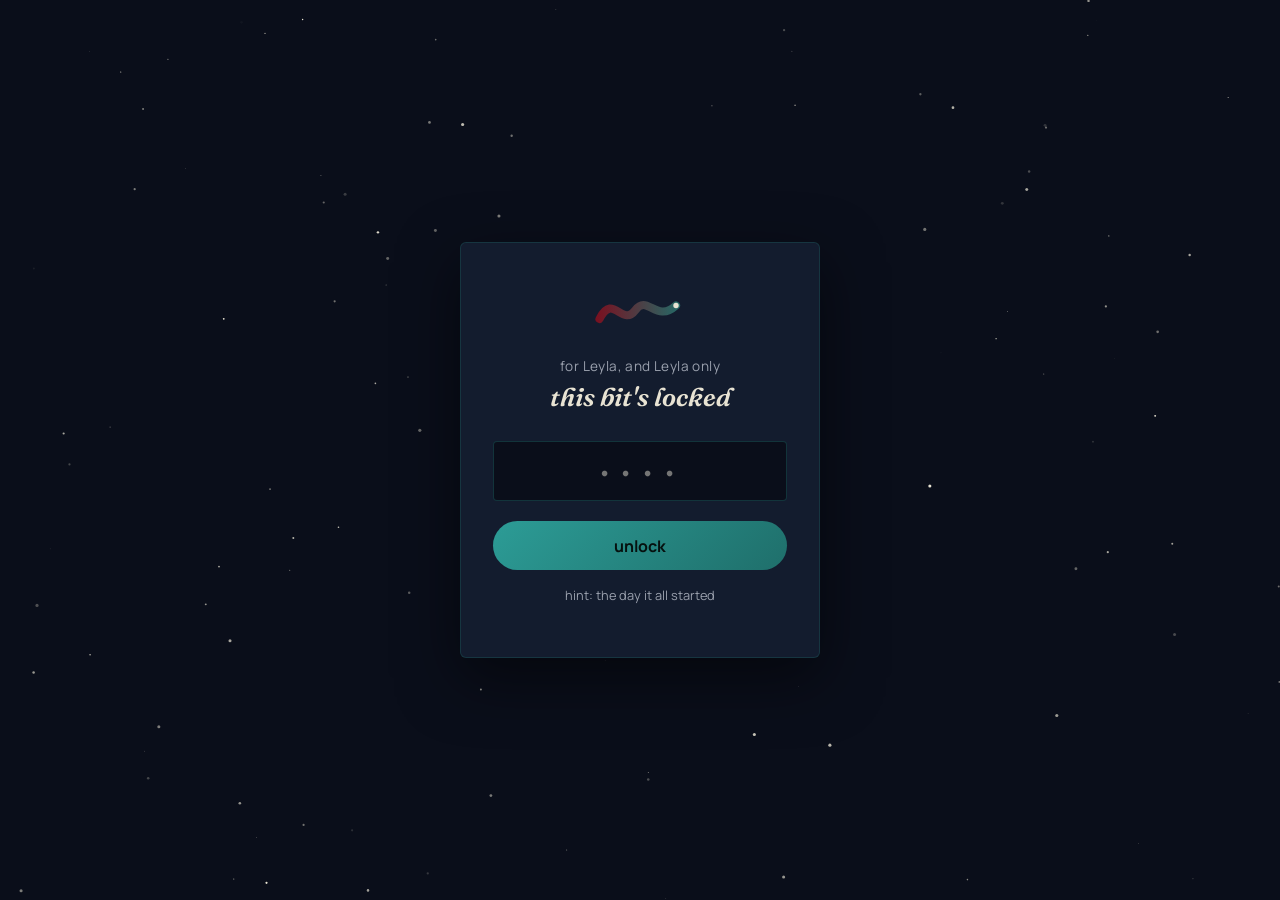
<file: index.html>
<!DOCTYPE html>
<html lang="en">
<head>
<meta charset="UTF-8">
<meta name="viewport" content="width=device-width, initial-scale=1.0">
<title>for Leyla</title>
<link rel="preconnect" href="https://fonts.googleapis.com">
<link rel="preconnect" href="https://fonts.gstatic.com" crossorigin>
<link href="https://fonts.googleapis.com/css2?family=Fraunces:ital,opsz,wght@0,9..144,400;0,9..144,500;0,9..144,600;1,9..144,500&family=Manrope:wght@400;500;600;700&display=swap" rel="stylesheet">
<style>
  :root {
    --bg: #0a0e1a;
    --panel: #131c2e;
    --red: #7a0f1f;
    --red-bright: #a3182b;
    --teal: #1f6f6b;
    --teal-bright: #2c9c96;
    --cream: #e8e3d3;
    --cream-dim: #9aa0ad;
    --font-display: "Fraunces", serif;
    --font-body: "Manrope", sans-serif;
  }

  * { box-sizing: border-box; }

  body {
    margin: 0;
    background: var(--bg);
    color: var(--cream);
    font-family: var(--font-body);
    min-height: 100vh;
    display: flex;
    align-items: center;
    justify-content: center;
    overflow: hidden;
  }

  #sky {
    position: fixed;
    inset: 0;
    width: 100%;
    height: 100%;
    z-index: 0;
  }

  .lock {
    position: relative;
    z-index: 1;
    width: min(360px, 88vw);
    text-align: center;
    padding: 2.5rem 2rem;
    background: var(--panel);
    border: 1px solid rgba(31, 111, 107, 0.3);
    border-radius: 6px;
    box-shadow: 0 20px 60px rgba(0,0,0,0.5);
  }

  .lock__snake {
    width: 90px;
    margin: 0 auto 1.25rem;
    display: block;
  }

  .lock__eyebrow {
    margin: 0 0 0.4rem;
    font-size: 0.85rem;
    color: var(--cream-dim);
    letter-spacing: 0.03em;
  }

  .lock__title {
    font-family: var(--font-display);
    font-weight: 600;
    font-style: italic;
    font-size: 1.6rem;
    margin: 0 0 1.75rem;
  }

  .lock__input {
    width: 100%;
    background: var(--bg);
    border: 1px solid rgba(31, 111, 107, 0.4);
    border-radius: 4px;
    color: var(--cream);
    font-family: var(--font-display);
    font-size: 1.6rem;
    letter-spacing: 0.5em;
    text-align: center;
    padding: 0.8rem 0.5rem 0.8rem 0.9rem;
    outline: none;
    transition: border-color 0.2s ease;
  }

  .lock__input:focus {
    border-color: var(--teal-bright);
  }

  .lock.error .lock__input {
    border-color: var(--red-bright);
    animation: shake 0.4s ease-in-out;
  }

  @keyframes shake {
    0%, 100% { transform: translateX(0); }
    20% { transform: translateX(-8px); }
    40% { transform: translateX(8px); }
    60% { transform: translateX(-6px); }
    80% { transform: translateX(6px); }
  }

  .lock__btn {
    margin-top: 1.25rem;
    width: 100%;
    background: linear-gradient(135deg, var(--teal-bright), var(--teal));
    border: none;
    color: #06110f;
    font-family: var(--font-body);
    font-weight: 700;
    font-size: 1rem;
    padding: 0.85rem;
    border-radius: 999px;
    cursor: pointer;
    transition: transform 0.15s ease;
  }

  .lock__btn:active { transform: scale(0.97); }

  .lock__hint {
    margin-top: 1rem;
    font-size: 0.8rem;
    color: var(--cream-dim);
    min-height: 1.2em;
  }

  .lock__hint.error { color: var(--red-bright); }

  @media (prefers-reduced-motion: reduce) {
    .lock.error .lock__input { animation: none; }
  }
</style>
</head>
<body>

  <canvas id="sky"></canvas>

  <div class="lock" id="lock">
    <svg class="lock__snake" viewBox="0 0 100 60" fill="none" xmlns="http://www.w3.org/2000/svg" aria-hidden="true">
      <path d="M5,40 C20,10 30,50 45,30 C58,12 68,45 90,25"
        stroke="url(#lockScaleGradient)" stroke-width="9" stroke-linecap="round" />
      <circle cx="90" cy="25" r="3" fill="#e8e3d3"/>
      <defs>
        <linearGradient id="lockScaleGradient" x1="0" y1="0" x2="100" y2="0" gradientUnits="userSpaceOnUse">
          <stop offset="0" stop-color="#7a0f1f"/>
          <stop offset="1" stop-color="#1f6f6b"/>
        </linearGradient>
      </defs>
    </svg>

    <p class="lock__eyebrow">for Leyla, and Leyla only</p>
    <h1 class="lock__title">this bit's locked</h1>

    <form id="lockForm" autocomplete="off">
      <input
        type="text"
        inputmode="numeric"
        pattern="[0-9]*"
        maxlength="4"
        class="lock__input"
        id="lockInput"
        placeholder="••••"
        aria-label="Enter the password"
      >
      <button type="submit" class="lock__btn">unlock</button>
    </form>
    <p class="lock__hint" id="lockHint">hint: the day it all started</p>
  </div>

  <script>
    // ============ NIGHT SKY ============
    (function initSky() {
      const canvas = document.getElementById('sky');
      const ctx = canvas.getContext('2d');
      let stars = [];
      let w, h;

      function resize() {
        w = canvas.width = window.innerWidth;
        h = canvas.height = window.innerHeight;
        const count = Math.floor((w * h) / 9000);
        stars = Array.from({ length: count }, () => ({
          x: Math.random() * w,
          y: Math.random() * h,
          r: Math.random() * 1.3 + 0.3,
          baseAlpha: Math.random() * 0.5 + 0.3,
          phase: Math.random() * Math.PI * 2,
          speed: Math.random() * 0.4 + 0.15,
        }));
      }

      const prefersReducedMotion = window.matchMedia('(prefers-reduced-motion: reduce)').matches;

      function draw(t) {
        ctx.clearRect(0, 0, w, h);
        for (const s of stars) {
          const twinkle = prefersReducedMotion ? 0 : Math.sin(t * 0.001 * s.speed + s.phase) * 0.35;
          const alpha = Math.max(0, Math.min(1, s.baseAlpha + twinkle));
          ctx.beginPath();
          ctx.fillStyle = `rgba(232, 227, 211, ${alpha})`;
          ctx.arc(s.x, s.y, s.r, 0, Math.PI * 2);
          ctx.fill();
        }
        if (!prefersReducedMotion) requestAnimationFrame(draw);
      }

      window.addEventListener('resize', resize);
      resize();
      requestAnimationFrame(draw);
    })();

    // ============ LOCK ============
    const CORRECT = '2108';
    const lock = document.getElementById('lock');
    const form = document.getElementById('lockForm');
    const input = document.getElementById('lockInput');
    const hint = document.getElementById('lockHint');

    // If she's already unlocked this session, skip straight through
    if (sessionStorage.getItem('leylaSiteUnlocked') === 'true') {
      window.location.href = 'home.html';
    }

    form.addEventListener('submit', (e) => {
      e.preventDefault();
      if (input.value.trim() === CORRECT) {
        sessionStorage.setItem('leylaSiteUnlocked', 'true');
        hint.textContent = 'that\u2019s the one \u2014 come in';
        hint.classList.remove('error');
        lock.classList.remove('error');
        setTimeout(() => { window.location.href = 'home.html'; }, 450);
      } else {
        lock.classList.remove('error');
        void lock.offsetWidth;
        lock.classList.add('error');
        hint.textContent = 'not quite \u2014 try again';
        hint.classList.add('error');
        input.value = '';
        input.focus();
      }
    });
  </script>
</body>
</html>
</file>
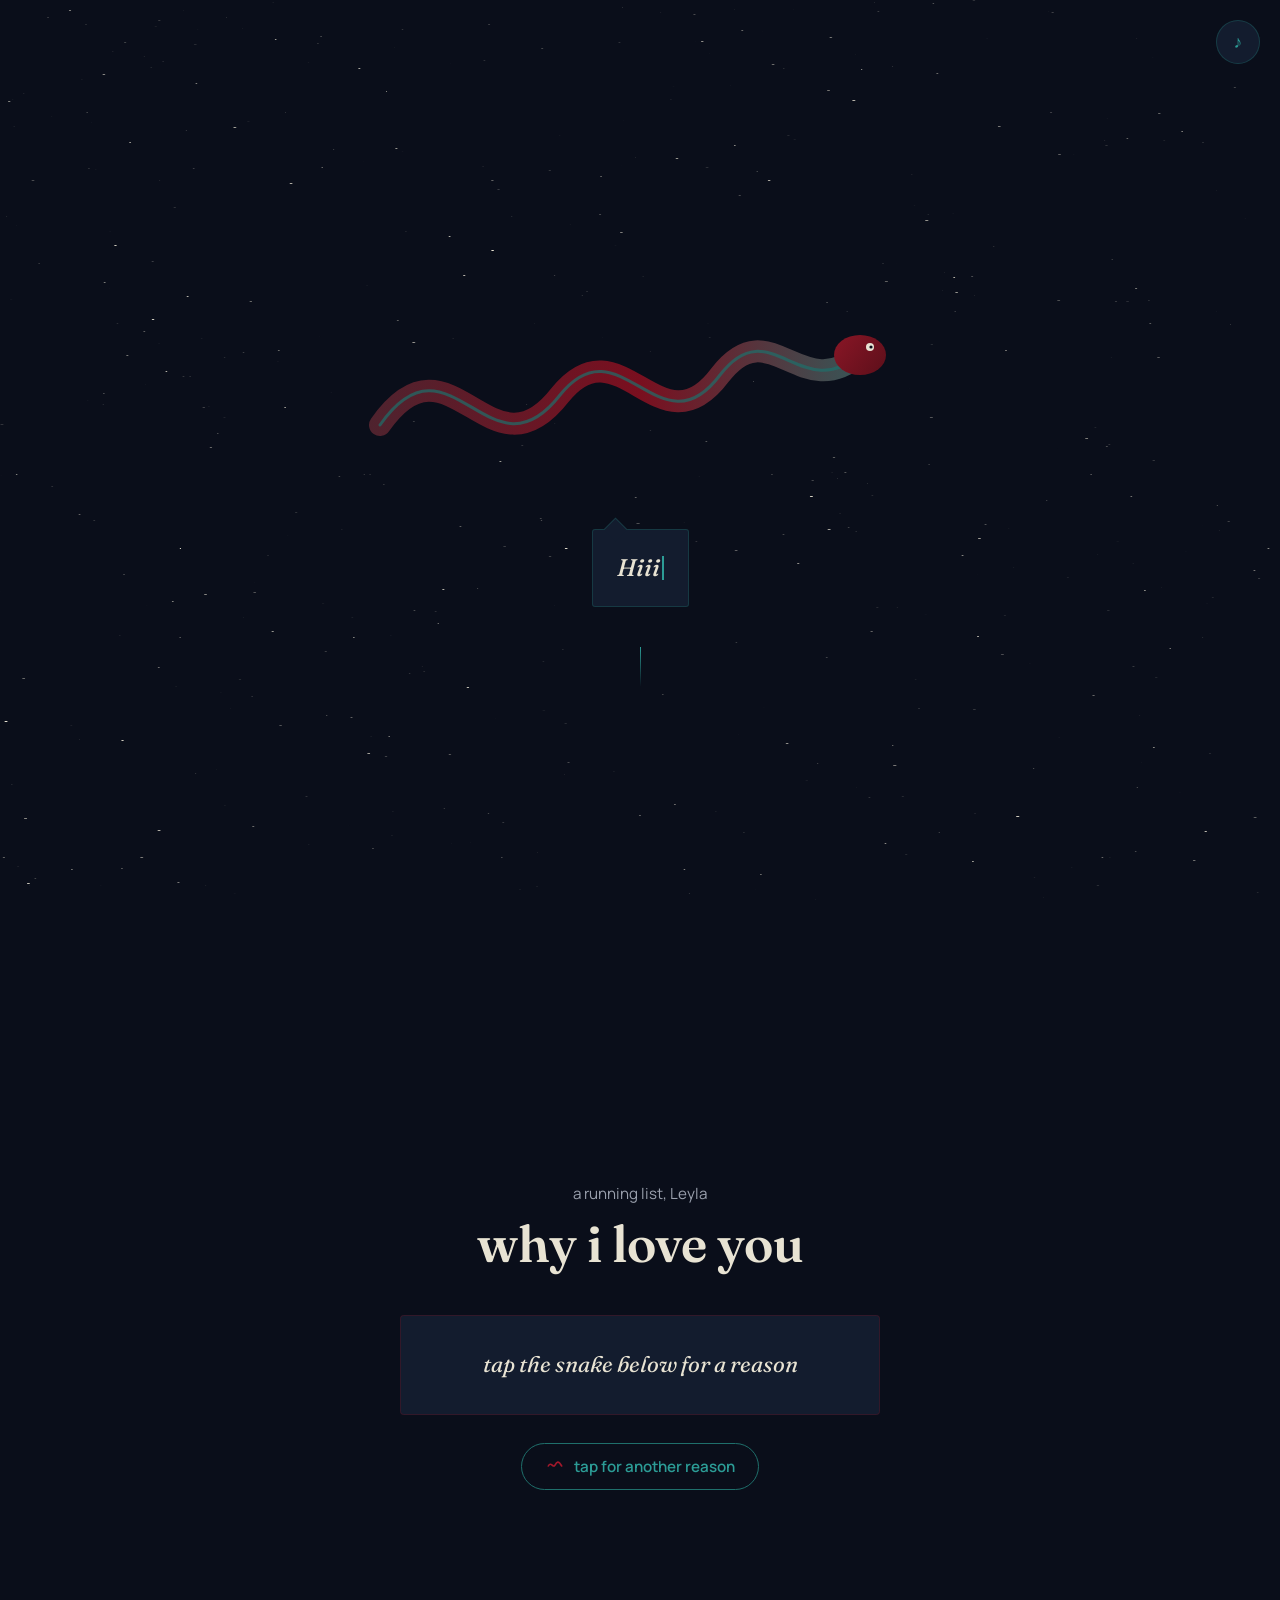
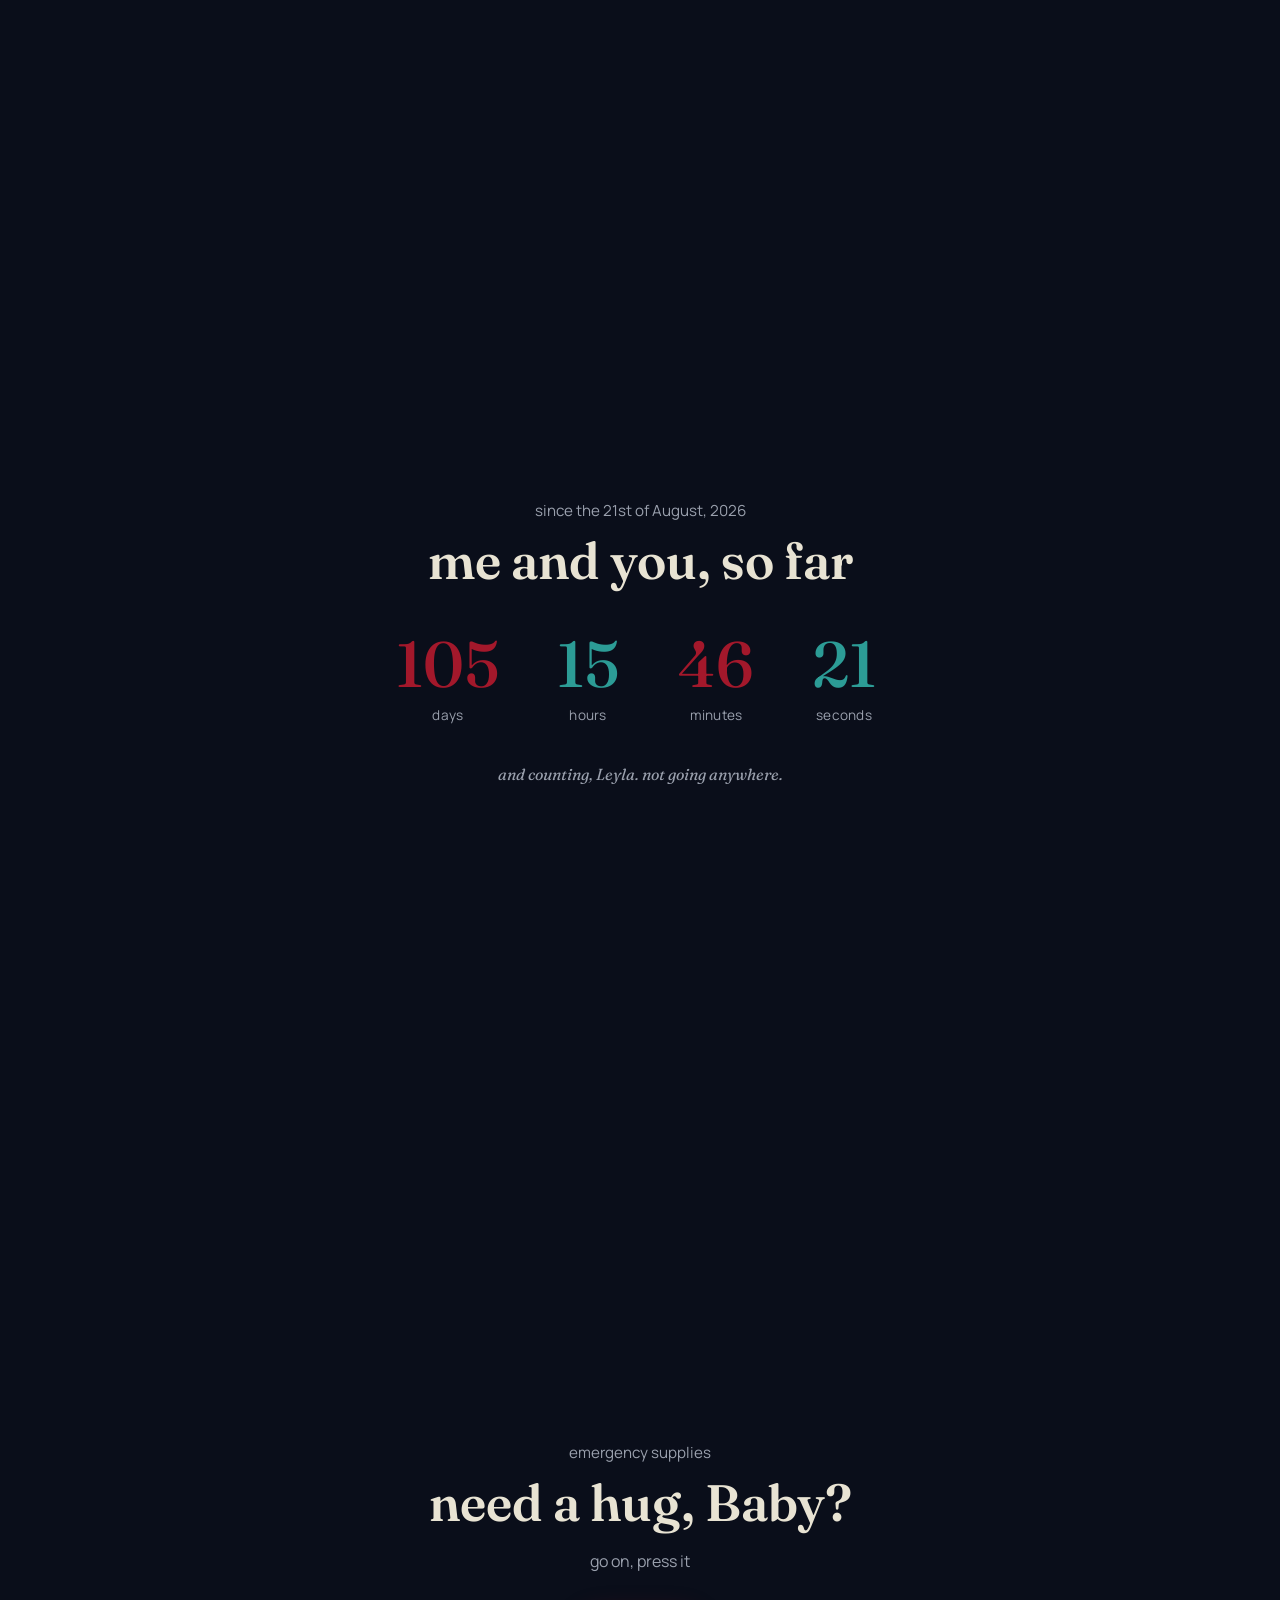
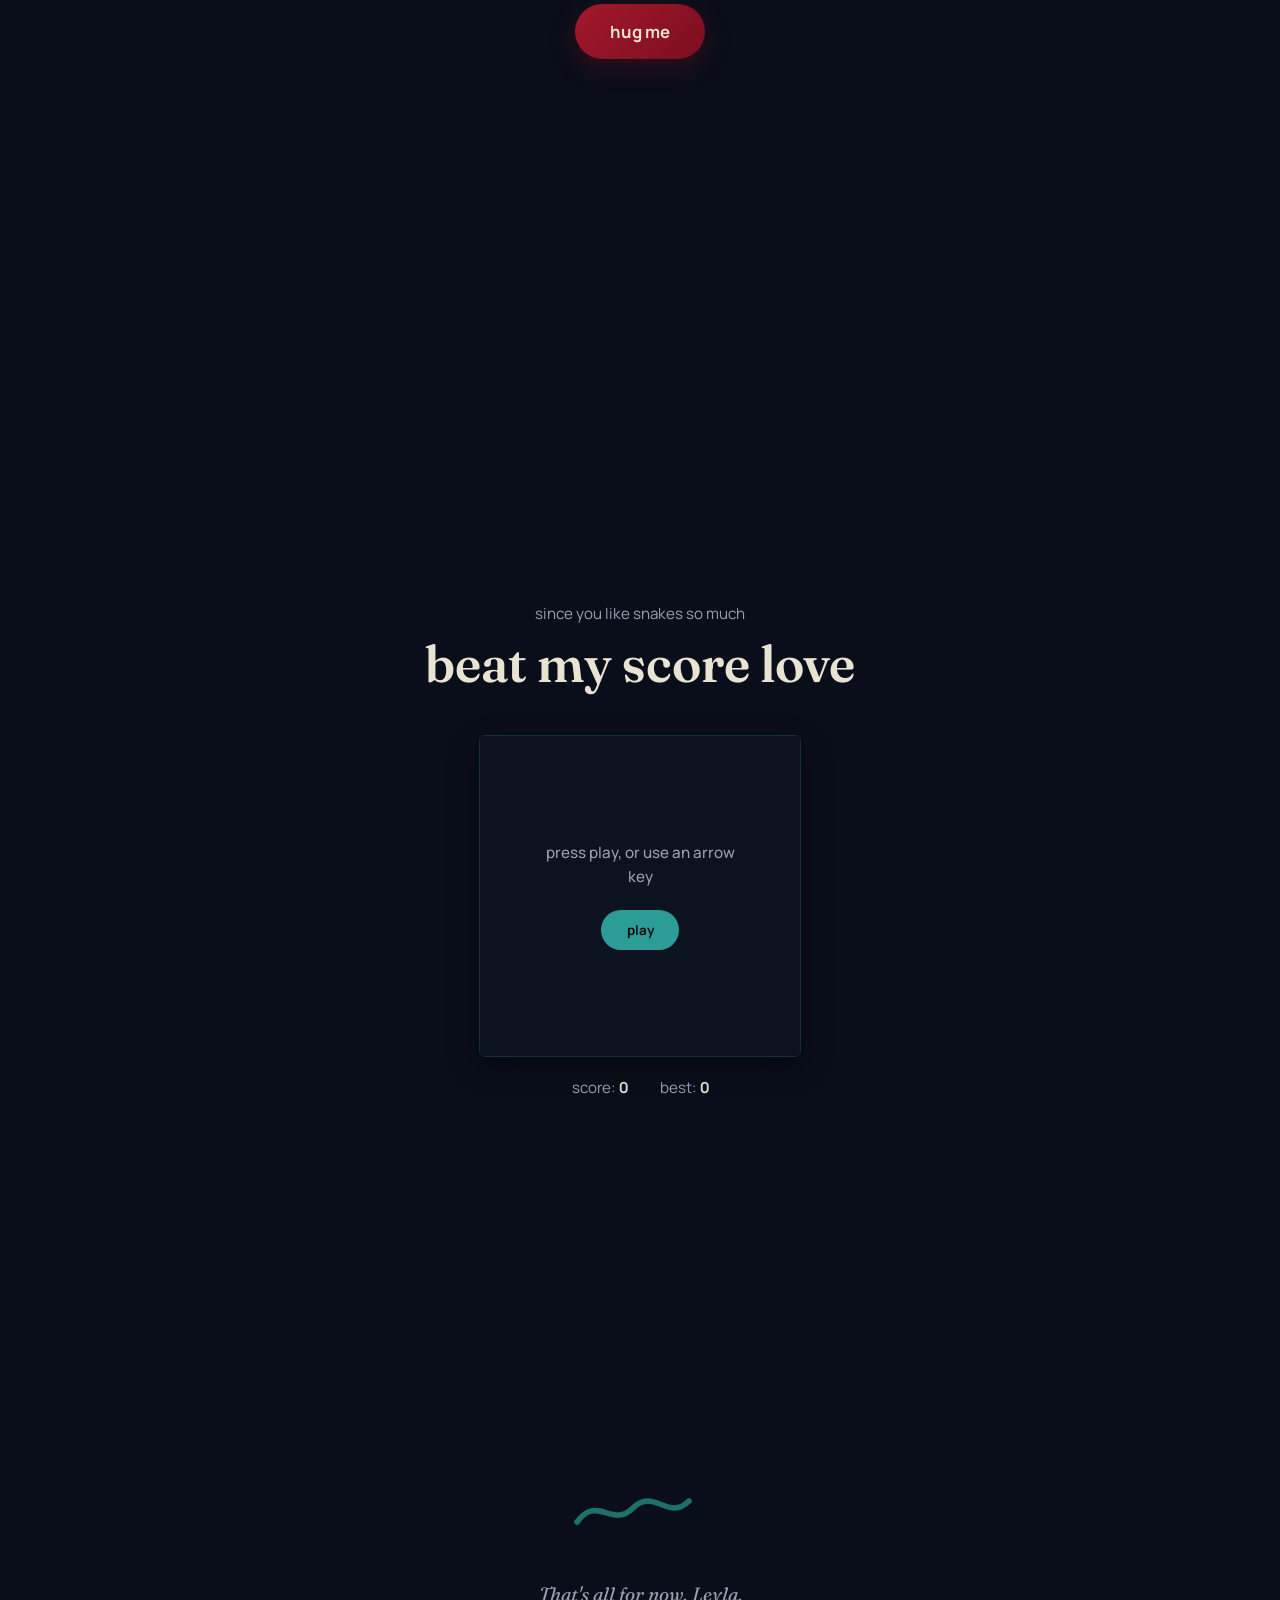
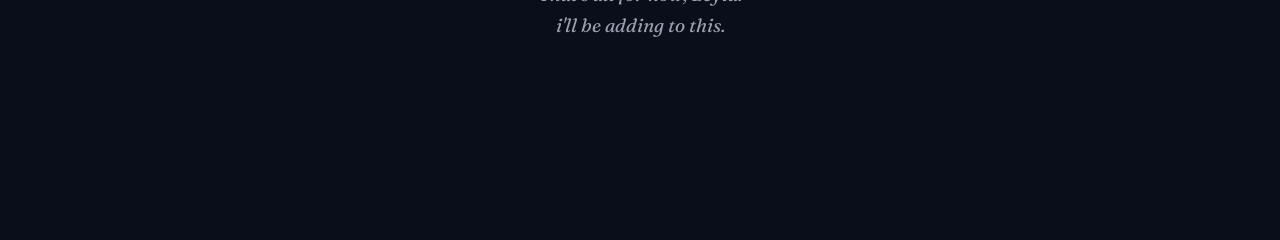
<file: home.html>
<!DOCTYPE html>
<html lang="en">
<head>
<meta charset="UTF-8">
<meta name="viewport" content="width=device-width, initial-scale=1.0">
<title>for Leyla</title>
<link rel="preconnect" href="https://fonts.googleapis.com">
<link rel="preconnect" href="https://fonts.gstatic.com" crossorigin>
<link href="https://fonts.googleapis.com/css2?family=Fraunces:ital,opsz,wght@0,9..144,400;0,9..144,500;0,9..144,600;1,9..144,500&family=Manrope:wght@400;500;600;700&display=swap" rel="stylesheet">
<link rel="stylesheet" href="style.css">
</head>
<body>

  <canvas id="sky"></canvas>

  <audio id="bgm" loop autoplay>
    <source src="song.mp3" type="audio/mpeg">
  </audio>
  <button class="music-toggle" id="musicToggle" aria-label="Play background music">♪</button>

  <!-- ===================== SECTION 1: SNAKE INTRO ===================== -->
  <section class="scene scene--intro" id="intro">
    <div class="snake-wrap">
      <svg class="snake" viewBox="0 0 600 300" fill="none" xmlns="http://www.w3.org/2000/svg" aria-hidden="true">
        <path id="snakeBody" class="snake__body"
          d="M40,220 C110,120 150,280 220,190 C280,115 320,250 380,170 C430,105 460,200 520,150"
          stroke="url(#scaleGradient)" stroke-width="22" stroke-linecap="round" />
        <path class="snake__ridge"
          d="M40,220 C110,120 150,280 220,190 C280,115 320,250 380,170 C430,105 460,200 520,150"
          stroke="#1f6f6b" stroke-width="3" stroke-linecap="round" stroke-dasharray="2 10" />
        <g class="snake__head" transform="translate(520,150)">
          <ellipse cx="0" cy="0" rx="26" ry="20" fill="url(#headGradient)" />
          <circle class="snake__eye" cx="10" cy="-8" r="4" fill="#e8e3d3" />
          <circle class="snake__eye-pupil" cx="11" cy="-8" r="1.6" fill="#0a0e1a" />
          <path class="snake__tongue" d="M24,2 L38,2 M38,2 L44,-4 M38,2 L44,8" stroke="#7a0f1f" stroke-width="2" stroke-linecap="round" />
        </g>
        <defs>
          <linearGradient id="scaleGradient" x1="0" y1="0" x2="600" y2="0" gradientUnits="userSpaceOnUse">
            <stop offset="0" stop-color="#4a2530"/>
            <stop offset="0.5" stop-color="#7a0f1f"/>
            <stop offset="1" stop-color="#1f6f6b"/>
          </linearGradient>
          <linearGradient id="headGradient" x1="-26" y1="-20" x2="26" y2="20" gradientUnits="userSpaceOnUse">
            <stop offset="0" stop-color="#8a1626"/>
            <stop offset="1" stop-color="#5c0f1a"/>
          </linearGradient>
        </defs>
      </svg>

      <div class="speech" id="speech">
        <p id="speechText"></p>
      </div>
    </div>

    <button class="scroll-cue" id="scrollCue" aria-label="Scroll down">
      <span></span>
    </button>
  </section>

  <!-- ===================== SECTION 2: WHY I LOVE YOU ===================== -->
  <section class="scene scene--reasons" id="reasons">
    <p class="eyebrow-free-label">a running list, Leyla</p>
    <h2 class="section-heading">why i love you</h2>
    <div class="reason-card">
      <p id="reasonText">tap the snake below for a reason</p>
    </div>
    <button class="reason-btn" id="reasonBtn">
      <svg class="reason-btn__icon" viewBox="0 0 24 24" width="20" height="20" fill="none" aria-hidden="true">
        <path d="M4 12c3-6 6 3 8-1 s4-6 8 1" stroke="currentColor" stroke-width="2" stroke-linecap="round"/>
      </svg>
      tap for another reason
    </button>
    <p class="reason-count" id="reasonCount"></p>
  </section>

  <!-- ===================== SECTION 3: TIME TOGETHER ===================== -->
  <section class="scene scene--counter" id="counter">
    <p class="eyebrow-free-label">since the 21st of August, 2026</p>
    <h2 class="section-heading">me and you, so far</h2>
    <div class="counter__grid">
      <div class="counter__item">
        <span class="counter__num" id="days">0</span>
        <span class="counter__label">days</span>
      </div>
      <div class="counter__item">
        <span class="counter__num" id="hours">0</span>
        <span class="counter__label">hours</span>
      </div>
      <div class="counter__item">
        <span class="counter__num" id="minutes">0</span>
        <span class="counter__label">minutes</span>
      </div>
      <div class="counter__item">
        <span class="counter__num" id="seconds">0</span>
        <span class="counter__label">seconds</span>
      </div>
    </div>
    <p class="counter__footnote">and counting, Leyla. not going anywhere.</p>
  </section>

  <!-- ===================== SECTION 5: HUG ===================== -->
  <section class="scene scene--hug" id="hug">
    <p class="eyebrow-free-label">emergency supplies</p>
    <h2 class="section-heading">need a hug, Baby?</h2>
    <p class="hug__sub">go on, press it</p>
    <button class="hug-btn" id="hugBtn">hug me</button>
    <div class="hug-layer" id="hugLayer" aria-hidden="true"></div>
  </section>

  <!-- ===================== SECTION 6: SNAKE GAME ===================== -->
  <section class="scene scene--game" id="game">
    <p class="eyebrow-free-label">since you like snakes so much</p>
    <h2 class="section-heading">beat my score love</h2>
    <div class="game-box">
      <canvas id="gameCanvas" width="320" height="320"></canvas>
      <div class="game-overlay" id="gameOverlay">
        <p id="gameOverlayText">press play, or use an arrow key</p>
        <button class="game-start" id="gameStart">play</button>
      </div>
    </div>
    <div class="game-info">
      <span>score: <strong id="gameScore">0</strong></span>
      <span>best: <strong id="gameBest">0</strong></span>
    </div>
    <div class="game-pad" id="gamePad" aria-hidden="true">
      <button data-dir="up" aria-label="Up">↑</button>
      <div class="game-pad__row">
        <button data-dir="left" aria-label="Left">←</button>
        <button data-dir="down" aria-label="Down">↓</button>
        <button data-dir="right" aria-label="Right">→</button>
      </div>
    </div>
  </section>

  <!-- ===================== SECTION 7: CLOSING ===================== -->
  <section class="scene scene--closing" id="closing">
    <svg class="closing__snake" viewBox="0 0 200 80" width="140" aria-hidden="true">
      <path d="M10,60 C40,20 60,70 90,40 C120,10 140,60 170,30" stroke="#1f6f6b" stroke-width="8" stroke-linecap="round" fill="none"/>
    </svg>
    <p class="closing__text">That's all for now, Leyla.<br>i'll be adding to this.</p>
  </section>

  <script src="script.js"></script>
</body>
</html>
</file>
<file: style.css>
:root {
  --bg: #0a0e1a;
  --panel: #131c2e;
  --red: #7a0f1f;
  --red-bright: #a3182b;
  --teal: #1f6f6b;
  --teal-bright: #2c9c96;
  --cream: #e8e3d3;
  --cream-dim: #9aa0ad;
  --gold: #c9a45c;

  --font-display: "Fraunces", serif;
  --font-body: "Manrope", sans-serif;
}

* { box-sizing: border-box; }

html { scroll-behavior: smooth; }

body {
  margin: 0;
  background: var(--bg);
  color: var(--cream);
  font-family: var(--font-body);
  overflow-x: hidden;
}

@media (prefers-reduced-motion: reduce) {
  *, *::before, *::after {
    animation-duration: 0.01ms !important;
    animation-iteration-count: 1 !important;
    transition-duration: 0.01ms !important;
    scroll-behavior: auto !important;
  }
}

#sky {
  position: fixed;
  inset: 0;
  width: 100%;
  height: 100%;
  z-index: 0;
}

.scene {
  position: relative;
  z-index: 1;
  min-height: 100vh;
  display: flex;
  flex-direction: column;
  align-items: center;
  justify-content: center;
  padding: 6rem 1.5rem;
  text-align: center;
}

.section-heading {
  font-family: var(--font-display);
  font-weight: 600;
  font-size: clamp(2rem, 5vw, 3.2rem);
  margin: 0 0 2.5rem;
  color: var(--cream);
}

.eyebrow-free-label {
  font-family: var(--font-body);
  font-size: 0.95rem;
  color: var(--cream-dim);
  margin: 0 0 0.5rem;
}

/* ---------------- MUSIC TOGGLE ---------------- */

.music-toggle {
  position: fixed;
  top: 1.25rem;
  right: 1.25rem;
  z-index: 10;
  width: 44px;
  height: 44px;
  border-radius: 50%;
  border: 1px solid rgba(31, 111, 107, 0.4);
  background: var(--panel);
  color: var(--teal-bright);
  font-size: 1.1rem;
  cursor: pointer;
  display: flex;
  align-items: center;
  justify-content: center;
  transition: transform 0.2s ease, color 0.2s ease;
}

.music-toggle:hover { transform: scale(1.08); }
.music-toggle.playing { color: var(--red-bright); }
.music-toggle.playing svg,
.music-toggle.playing { animation: music-pulse 1.4s ease-in-out infinite; }

@keyframes music-pulse {
  0%, 100% { opacity: 1; }
  50% { opacity: 0.6; }
}

/* ---------------- INTRO / SNAKE ---------------- */

.scene--intro { gap: 2rem; }

.snake-wrap {
  display: flex;
  flex-direction: column;
  align-items: center;
  gap: 1.5rem;
  max-width: 640px;
  width: 100%;
}

.snake {
  width: min(600px, 90vw);
  height: auto;
  overflow: visible;
}

.snake__body {
  stroke-dasharray: 700;
  stroke-dashoffset: 700;
  animation: draw-snake 2.2s cubic-bezier(0.65, 0, 0.35, 1) forwards;
}

.snake__ridge {
  stroke-dasharray: 700;
  stroke-dashoffset: 700;
  opacity: 0.7;
  animation: draw-snake 2.2s cubic-bezier(0.65, 0, 0.35, 1) forwards;
}

@keyframes draw-snake {
  to { stroke-dashoffset: 0; }
}

.snake__head {
  opacity: 0;
  animation: reveal-head 0.4s ease-out 1.9s forwards, bob 3.5s ease-in-out 2.5s infinite;
  transform-origin: 0 0;
}

@keyframes reveal-head {
  to { opacity: 1; }
}

@keyframes bob {
  0%, 100% { transform: translate(520px, 150px) rotate(0deg); }
  50% { transform: translate(520px, 146px) rotate(-2deg); }
}

.snake__tongue {
  opacity: 0;
  animation: flick 0.9s ease-in-out 2.6s 2;
}

@keyframes flick {
  0%, 100% { opacity: 0; transform: scaleX(1); }
  15%, 40% { opacity: 1; transform: scaleX(1.15); }
  55% { opacity: 0; }
}

.speech {
  background: var(--panel);
  border: 1px solid rgba(31, 111, 107, 0.35);
  border-radius: 3px;
  padding: 1.25rem 1.5rem;
  max-width: 520px;
  min-height: 3.5em;
  opacity: 0;
  transform: translateY(8px);
  animation: rise 0.6s ease-out 2.1s forwards;
  position: relative;
}

.speech::before {
  content: "";
  position: absolute;
  top: -9px;
  right: 64px;
  width: 16px;
  height: 16px;
  background: var(--panel);
  border-left: 1px solid rgba(31, 111, 107, 0.35);
  border-top: 1px solid rgba(31, 111, 107, 0.35);
  transform: rotate(45deg);
}

@keyframes rise {
  to { opacity: 1; transform: translateY(0); }
}

.speech p {
  margin: 0;
  font-family: var(--font-display);
  font-size: clamp(1.1rem, 2.4vw, 1.5rem);
  font-style: italic;
  font-weight: 500;
  line-height: 1.5;
  color: var(--cream);
}

.speech p::after {
  content: "";
  display: inline-block;
  width: 2px;
  height: 1em;
  background: var(--teal-bright);
  margin-left: 2px;
  vertical-align: -0.15em;
  animation: caret-blink 0.9s steps(1) infinite;
}

.speech.done p::after { display: none; }

@keyframes caret-blink {
  50% { opacity: 0; }
}

.scroll-cue {
  background: none;
  border: none;
  cursor: pointer;
  padding: 0.5rem;
  opacity: 0;
  animation: rise 0.6s ease-out 4.2s forwards;
}

.scroll-cue span {
  display: block;
  width: 1px;
  height: 40px;
  background: linear-gradient(var(--teal-bright), transparent);
  animation: pulse-down 2s ease-in-out infinite;
}

@keyframes pulse-down {
  0%, 100% { opacity: 0.3; }
  50% { opacity: 1; }
}

/* ---------------- WHY I LOVE YOU ---------------- */

.reason-card {
  background: var(--panel);
  border: 1px solid rgba(122, 15, 31, 0.3);
  border-radius: 4px;
  padding: 2rem 1.75rem;
  max-width: 480px;
  min-height: 5.5em;
  width: 100%;
  display: flex;
  align-items: center;
  justify-content: center;
  margin-bottom: 1.75rem;
}

.reason-card p {
  margin: 0;
  font-family: var(--font-display);
  font-style: italic;
  font-size: clamp(1.1rem, 2.6vw, 1.4rem);
  line-height: 1.5;
  transition: opacity 0.25s ease, transform 0.25s ease;
}

.reason-card p.swap {
  opacity: 0;
  transform: translateY(6px);
}

.reason-btn {
  display: inline-flex;
  align-items: center;
  gap: 0.6rem;
  background: transparent;
  border: 1px solid var(--teal);
  color: var(--teal-bright);
  font-family: var(--font-body);
  font-weight: 600;
  font-size: 0.95rem;
  padding: 0.75rem 1.4rem;
  border-radius: 999px;
  cursor: pointer;
  transition: background 0.2s ease, transform 0.15s ease;
}

.reason-btn:hover { background: rgba(31, 111, 107, 0.15); }
.reason-btn:active { transform: scale(0.97); }
.reason-btn__icon { color: var(--red-bright); }

.reason-count {
  margin-top: 0.9rem;
  font-size: 0.8rem;
  color: var(--cream-dim);
}

/* ---------------- COUNTER ---------------- */

.counter__grid {
  display: flex;
  gap: clamp(1rem, 4vw, 3rem);
  flex-wrap: wrap;
  justify-content: center;
}

.counter__item {
  display: flex;
  flex-direction: column;
  align-items: center;
  min-width: 80px;
}

.counter__num {
  font-family: var(--font-display);
  font-weight: 500;
  font-size: clamp(2.4rem, 7vw, 4rem);
  line-height: 1;
  color: var(--teal-bright);
  font-variant-numeric: tabular-nums;
}

.counter__item:nth-child(1) .counter__num,
.counter__item:nth-child(3) .counter__num {
  color: var(--red-bright);
}

.counter__label {
  margin-top: 0.6rem;
  font-size: 0.85rem;
  letter-spacing: 0.02em;
  color: var(--cream-dim);
}

.counter__footnote {
  margin-top: 2.5rem;
  color: var(--cream-dim);
  font-style: italic;
  font-family: var(--font-display);
}

/* ---------------- ENVELOPE / LETTER ---------------- */

.scene--letter { gap: 1.25rem; }

.envelope {
  position: relative;
  width: min(380px, 82vw);
  aspect-ratio: 3 / 2;
  cursor: pointer;
  perspective: 1200px;
  margin-top: 1rem;
}

.envelope__back {
  position: absolute;
  inset: 0;
  background: var(--panel);
  border: 1px solid rgba(122, 15, 31, 0.3);
  border-radius: 4px;
}

.envelope__letter {
  position: absolute;
  left: 6%;
  right: 6%;
  top: 8%;
  bottom: 8%;
  background: #f4efe1;
  color: #2a2118;
  border-radius: 2px;
  padding: 1.4rem 1.3rem;
  box-shadow: 0 6px 20px rgba(0,0,0,0.35);
  transform: translateY(20%) scale(0.94);
  opacity: 0;
  pointer-events: none;
  transition: transform 0.6s cubic-bezier(0.34, 1.56, 0.64, 1), opacity 0.35s ease;
  z-index: 1;
  overflow: hidden;
}

.envelope__letter p {
  margin: 0;
  font-family: var(--font-display);
  font-size: clamp(0.92rem, 2vw, 1.05rem);
  line-height: 1.65;
  text-align: left;
}

.envelope__front {
  position: absolute;
  left: 0;
  right: 0;
  bottom: 0;
  height: 55%;
  background: linear-gradient(160deg, #8a1626, var(--red));
  clip-path: polygon(0 0, 50% 38%, 100% 0, 100% 100%, 0 100%);
  z-index: 2;
  border-radius: 0 0 4px 4px;
}

.envelope__flap {
  position: absolute;
  top: 0;
  left: 0;
  right: 0;
  height: 52%;
  background: linear-gradient(200deg, var(--red-bright), var(--red));
  clip-path: polygon(0 0, 100% 0, 50% 100%);
  transform-origin: top center;
  transition: transform 0.6s cubic-bezier(0.65, 0, 0.35, 1);
  z-index: 3;
}

.envelope__seal {
  position: absolute;
  top: 40%;
  left: 50%;
  width: 34px;
  height: 34px;
  background: radial-gradient(circle at 35% 30%, var(--gold), #9c7a3a 70%);
  border-radius: 50%;
  transform: translate(-50%, -50%);
  z-index: 4;
  display: flex;
  align-items: center;
  justify-content: center;
  font-family: var(--font-display);
  font-style: italic;
  font-weight: 600;
  color: #3a2a10;
  font-size: 1rem;
  transition: opacity 0.3s ease, transform 0.3s ease;
}

.envelope:focus-visible {
  outline: 2px solid var(--teal-bright);
  outline-offset: 6px;
}

.envelope.open .envelope__flap {
  transform: rotateX(180deg) translateY(2px);
}

.envelope.open .envelope__seal {
  opacity: 0;
  transform: translate(-50%, -50%) scale(0.5);
}

.envelope.open .envelope__letter {
  bottom: auto;
  height: auto;
  max-height: 65vh;
  overflow-y: auto;
  left: 2%;
  right: 2%;
  padding: 1.6rem 1.6rem;
  transform: translateY(-80%) scale(1.04);
  opacity: 1;
  pointer-events: auto;
  z-index: 5;
}

.envelope__hint {
  color: var(--cream-dim);
  font-size: 0.9rem;
  transition: opacity 0.3s ease;
  margin-top: 1rem;
}

.envelope__hint.hidden { opacity: 0; }

/* ---------------- HUG ---------------- */

.scene--hug { overflow: hidden; }

.hug__sub {
  color: var(--cream-dim);
  margin: -1.5rem 0 2rem;
}

.hug-btn {
  background: linear-gradient(135deg, var(--red-bright), var(--red));
  color: var(--cream);
  border: none;
  font-family: var(--font-body);
  font-weight: 700;
  font-size: 1.05rem;
  padding: 1rem 2.2rem;
  border-radius: 999px;
  cursor: pointer;
  box-shadow: 0 8px 24px rgba(122, 15, 31, 0.35);
  transition: transform 0.15s ease;
}

.hug-btn:active { transform: scale(0.94); }

.hug-layer {
  position: absolute;
  inset: 0;
  pointer-events: none;
  overflow: hidden;
  z-index: 5;
}

.floater {
  position: absolute;
  bottom: -10%;
  font-family: var(--font-display);
  font-style: italic;
  font-weight: 500;
  font-size: 1.4rem;
  color: var(--red-bright);
  opacity: 0;
  animation: float-up 2.6s ease-out forwards;
  white-space: nowrap;
}

.floater.heart { color: var(--teal-bright); font-size: 1.6rem; }

@keyframes float-up {
  0% { opacity: 0; transform: translateY(0) translateX(0) scale(0.8); }
  12% { opacity: 1; }
  100% { opacity: 0; transform: translateY(-70vh) translateX(var(--drift, 0px)) scale(1.1); }
}

body.shake { animation: screen-shake 0.5s ease-in-out; }

@keyframes screen-shake {
  0%, 100% { transform: translate(0, 0); }
  20% { transform: translate(-6px, 3px); }
  40% { transform: translate(6px, -3px); }
  60% { transform: translate(-4px, 2px); }
  80% { transform: translate(4px, -2px); }
}

/* ---------------- GAME ---------------- */

.game-box {
  position: relative;
  border-radius: 6px;
  overflow: hidden;
  border: 1px solid rgba(31, 111, 107, 0.35);
  box-shadow: 0 10px 30px rgba(0,0,0,0.4);
  line-height: 0;
}

#gameCanvas {
  background: #0c1220;
  display: block;
  max-width: 90vw;
  width: 320px;
  height: 320px;
}

.game-overlay {
  position: absolute;
  inset: 0;
  background: #0c1220;
  display: flex;
  flex-direction: column;
  align-items: center;
  justify-content: center;
  gap: 1.25rem;
  padding: 1.5rem;
  text-align: center;
  transition: opacity 0.25s ease;
}

.game-overlay.hidden {
  opacity: 0;
  pointer-events: none;
}

.game-overlay p {
  margin: 0;
  font-family: var(--font-body);
  font-weight: 500;
  font-size: 0.95rem;
  line-height: 1.6;
  max-width: 200px;
  color: var(--cream-dim);
}

.game-start {
  background: var(--teal-bright);
  color: #06110f;
  border: none;
  font-family: var(--font-body);
  font-weight: 700;
  padding: 0.7rem 1.6rem;
  border-radius: 999px;
  cursor: pointer;
}

.game-info {
  display: flex;
  gap: 2rem;
  margin-top: 1.25rem;
  font-size: 0.95rem;
  color: var(--cream-dim);
}

.game-info strong { color: var(--cream); font-variant-numeric: tabular-nums; }

.game-pad {
  display: none;
  flex-direction: column;
  align-items: center;
  gap: 0.4rem;
  margin-top: 1.5rem;
}

.game-pad button {
  width: 46px;
  height: 46px;
  border-radius: 8px;
  border: 1px solid rgba(31, 111, 107, 0.4);
  background: var(--panel);
  color: var(--cream);
  font-size: 1.1rem;
}

.game-pad__row { display: flex; gap: 0.4rem; }

@media (hover: none) and (pointer: coarse) {
  .game-pad { display: flex; }
}

/* ---------------- CLOSING ---------------- */

.scene--closing { min-height: 60vh; gap: 1.5rem; }

.closing__text {
  font-family: var(--font-display);
  font-style: italic;
  font-size: 1.2rem;
  color: var(--cream-dim);
  line-height: 1.6;
}
</file>
